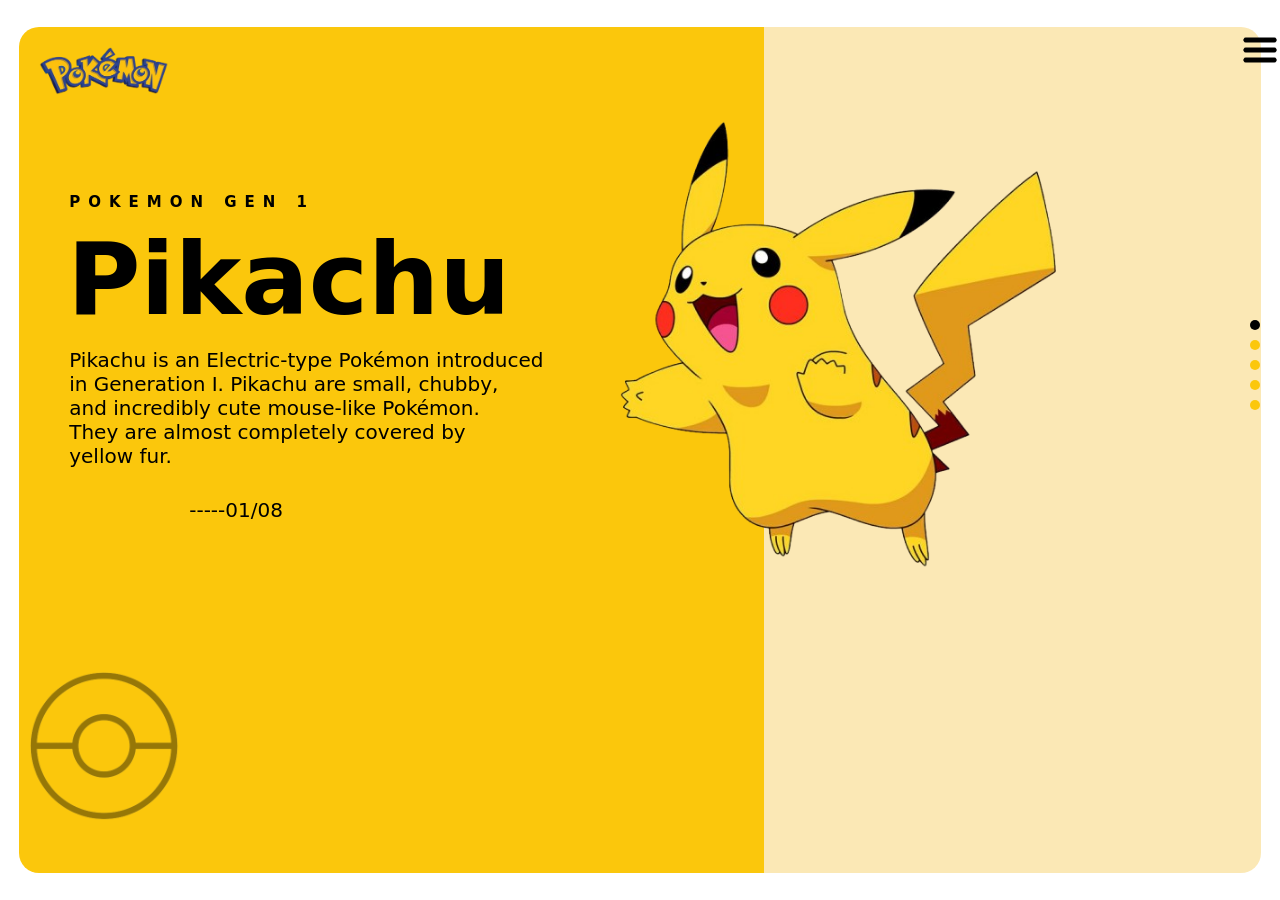
<file: A1_Assignment/index.html>
<!DOCTYPE html>
<html lang="en">
<head>
    <meta charset="UTF-8">
    <meta name="viewport" content="width=device-width, initial-scale=1.0">
    <title>Pikachu</title>
    <link rel="stylesheet" href="style.css">
</head>
<body>
    <div class="main-content">

        <img src="pokemon.png" alt="pokemon logo">
        <img src="pikachu.png" alt="pikachu" id="pikachu">

        <div class="text-area">
            <p class="sub-title">POKEMON GEN 1</p>
            <h1 class="title">Pikachu</h1>
            <p class="sub-text">
                Pikachu is an Electric-type Pokémon introduced <br> in Generation I. Pikachu are small, chubby, <br> and incredibly cute mouse-like Pokémon. <br>They are almost completely covered by <br> yellow fur.
            </p>
            <p class="num">-----01/08</p>
        </div>
        <img src="pokeball.png" alt="pokeball" id="pokeball">
        <img src="bar.png" alt="menu" id="menu">
        <div class="circle-main">
            <div class="circle" id="first-circle"></div>
            <div class="circle"></div>
            <div class="circle"></div>
            <div class="circle"></div>
            <div class="circle"></div>
        </div>
    </div>
</body>
</html>
</file>
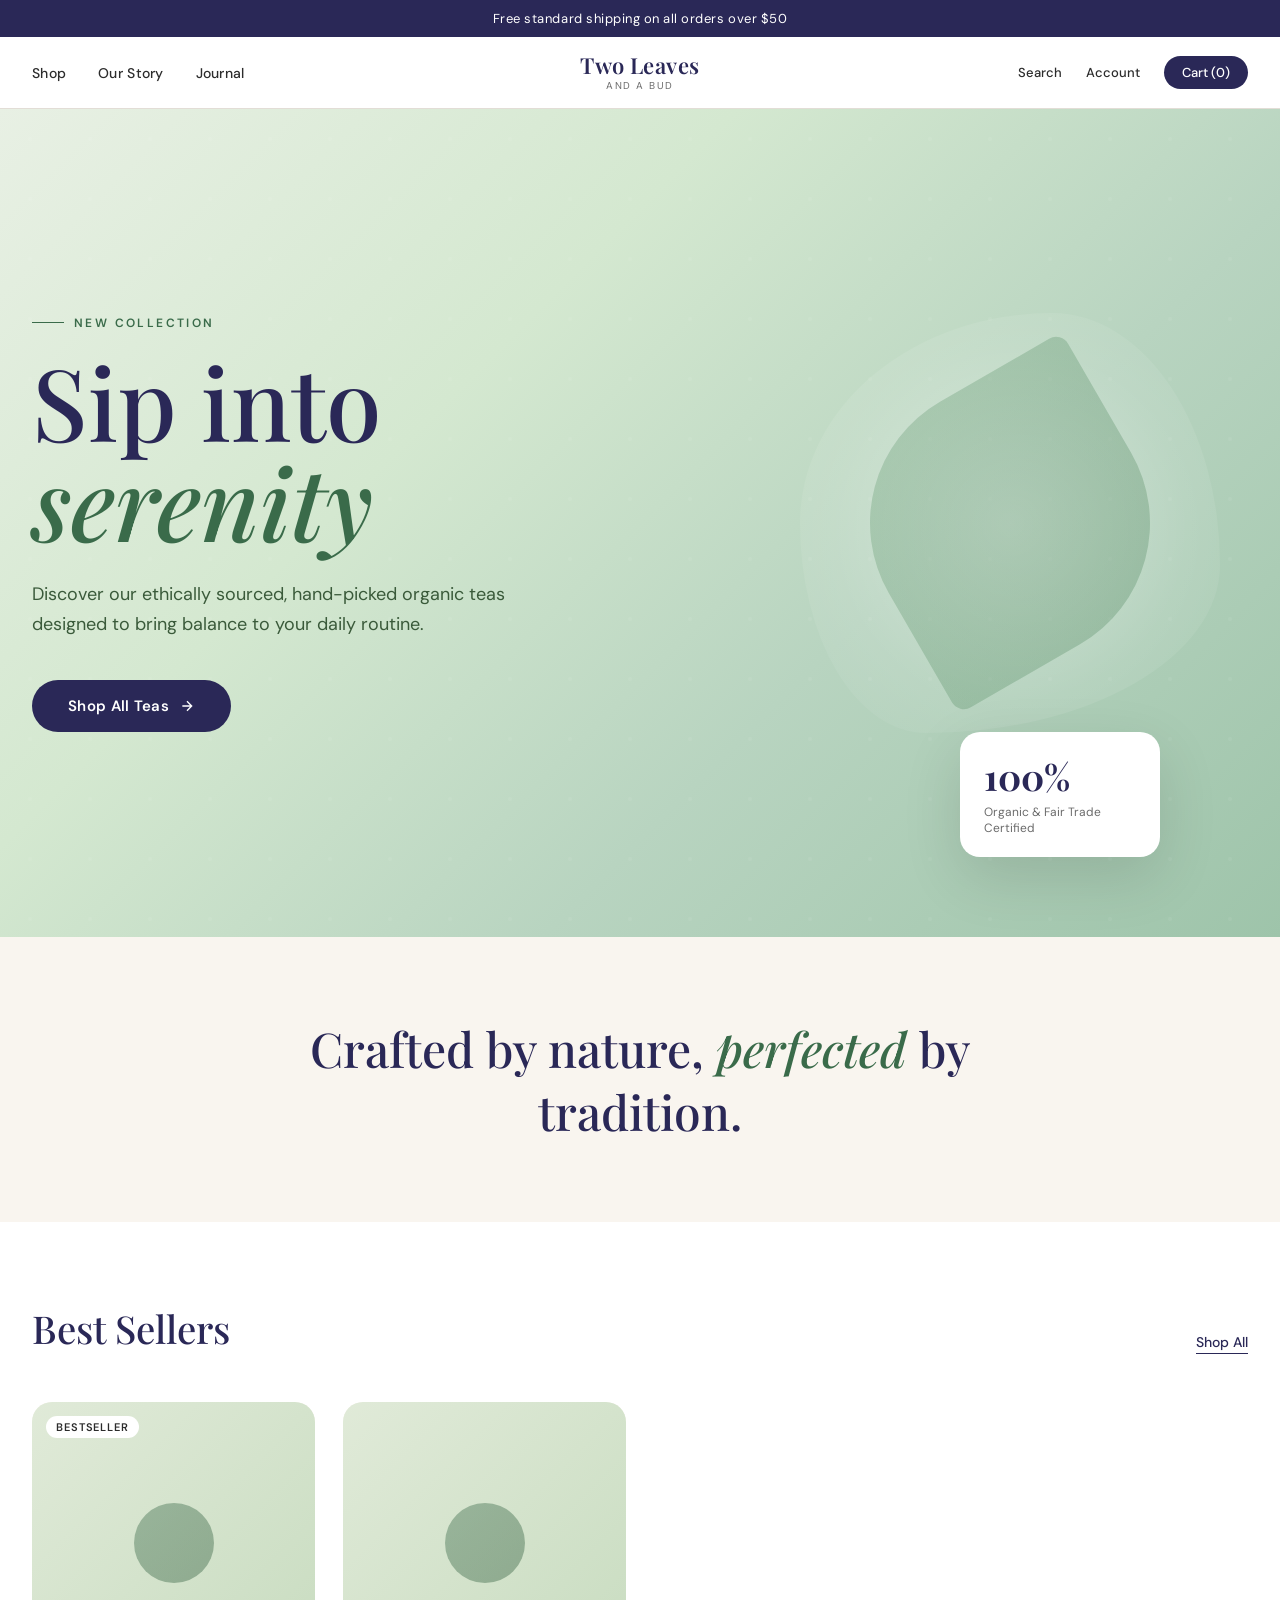
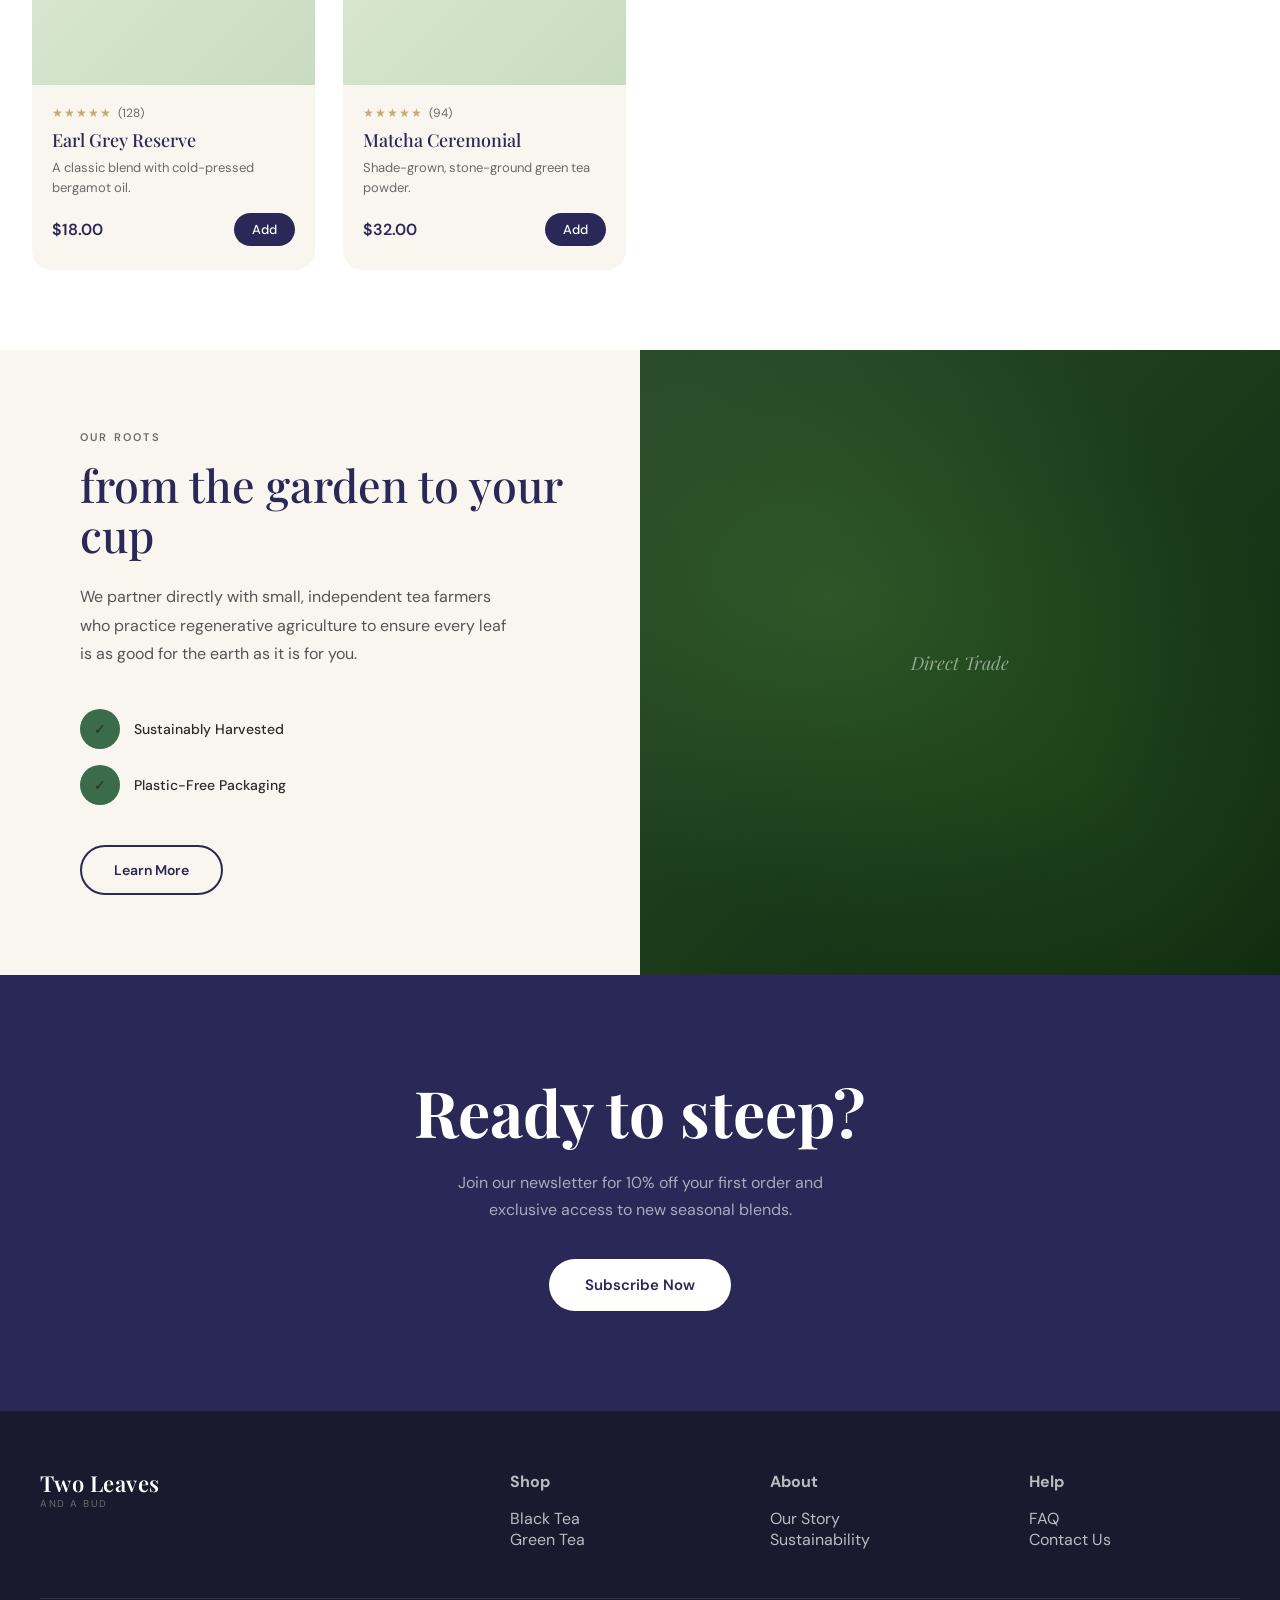
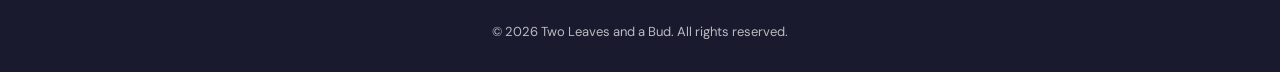
<file: Responsive_Task/index.html>
<!DOCTYPE html>
<html lang="en">
<head>
  <meta charset="UTF-8">
  <meta name="viewport" content="width=device-width, initial-scale=1.0">
  <title>Two Leaves and a Bud | Organic Tea</title>
  <link href="https://fonts.googleapis.com/css2?family=Playfair+Display:ital,wght@0,400;0,500;0,600;0,700;1,400;1,500;1,600&family=DM+Sans:wght@300;400;500;600&display=swap" rel="stylesheet">
  <link rel="stylesheet" href="style.css">
</head>
<body>

  <div class="announcement">
    Free standard shipping on all orders over $50
  </div>

  <header>
    <div class="header-inner">
      <nav class="nav-left">
        <a href="#">Shop</a>
        <a href="#">Our Story</a>
        <a href="#">Journal</a>
      </nav>
      
      <div class="logo">
        <div class="logo-text">Two Leaves</div>
        <div class="logo-sub">and a bud</div>
      </div>
      
      <nav class="nav-right">
        <a href="#">Search</a>
        <a href="#">Account</a>
        <a href="#" class="cart-btn">Cart (0)</a>
      </nav>
    </div>
  </header>

  <section class="hero">
    <div class="hero-content">
      <div class="hero-eyebrow">New Collection</div>
      <h1>Sip into <em>serenity</em></h1>
      <p class="hero-desc">Discover our ethically sourced, hand-picked organic teas designed to bring balance to your daily routine.</p>
      <a href="#" class="hero-cta">Shop All Teas <svg width="16" height="16" fill="none" stroke="currentColor" stroke-width="2" viewBox="0 0 24 24"><path d="M5 12h14M12 5l7 7-7 7"/></svg></a>
    </div>
    <div class="hero-visual">
      <div class="leaf-decoration">
        <div class="leaf-inner"></div>
      </div>
      <div class="hero-badge">
        <div class="hero-badge-num">100%</div>
        <div class="hero-badge-text">Organic & Fair Trade Certified</div>
      </div>
    </div>
  </section>

  <section class="tagline-section">
    <h2>Crafted by nature, <em>perfected</em> by tradition.</h2>
  </section>

  <section class="products-section">
    <div class="section-header">
      <h2 class="section-title">Best Sellers</h2>
      <a href="#" class="see-all">Shop All</a>
    </div>
    <div class="products-grid">
      <div class="product-card">
        <div class="product-img">
          <div class="product-tag">Bestseller</div>
          <div class="product-img-placeholder"></div>
        </div>
        <div class="product-info">
          <div class="product-rating">
            <span class="stars">★★★★★</span>
            <span class="rating-count">(128)</span>
          </div>
          <h3 class="product-name">Earl Grey Reserve</h3>
          <p class="product-desc">A classic blend with cold-pressed bergamot oil.</p>
          <div class="product-footer">
            <span class="product-price">$18.00</span>
            <button class="add-btn">Add</button>
          </div>
        </div>
      </div>
      
      <div class="product-card">
        <div class="product-img">
          <div class="product-img-placeholder"></div>
        </div>
        <div class="product-info">
          <div class="product-rating">
            <span class="stars">★★★★★</span>
            <span class="rating-count">(94)</span>
          </div>
          <h3 class="product-name">Matcha Ceremonial</h3>
          <p class="product-desc">Shade-grown, stone-ground green tea powder.</p>
          <div class="product-footer">
            <span class="product-price">$32.00</span>
            <button class="add-btn">Add</button>
          </div>
        </div>
      </div>
    </div>
  </section>

  <section class="origins-section">
    <div class="origins-content">
      <div class="origins-eyebrow">Our Roots</div>
      <h2>from the garden to your cup</h2>
      <p>We partner directly with small, independent tea farmers who practice regenerative agriculture to ensure every leaf is as good for the earth as it is for you.</p>
      <div class="values-list">
        <div class="value-item">
          <div class="value-icon">✓</div>
          Sustainably Harvested
        </div>
        <div class="value-item">
          <div class="value-icon">✓</div>
          Plastic-Free Packaging
        </div>
      </div>
      <a href="#" class="btn-outline">Learn More</a>
    </div>
    <div class="origins-image">
      <div class="forest-overlay"></div>
      <div class="forest-text">Direct Trade</div>
    </div>
  </section>

  <section class="closing-cta">
    <h2>Ready to steep?</h2>
    <p>Join our newsletter for 10% off your first order and exclusive access to new seasonal blends.</p>
    <a href="#" class="btn-white">Subscribe Now</a>
  </section>

  <footer>
    <div class="footer-top">
      <div>
        <div class="logo-text" style="color: white;">Two Leaves</div>
        <div class="logo-sub">and a bud</div>
      </div>
      <div>
        <h4 style="margin-bottom: 16px;">Shop</h4>
        <p>Black Tea</p>
        <p>Green Tea</p>
      </div>
      <div>
        <h4 style="margin-bottom: 16px;">About</h4>
        <p>Our Story</p>
        <p>Sustainability</p>
      </div>
      <div>
        <h4 style="margin-bottom: 16px;">Help</h4>
        <p>FAQ</p>
        <p>Contact Us</p>
      </div>
    </div>
    <div class="footer-bottom">
      <p>&copy; 2026 Two Leaves and a Bud. All rights reserved.</p>
    </div>
  </footer>

</body>
</html>
</file>
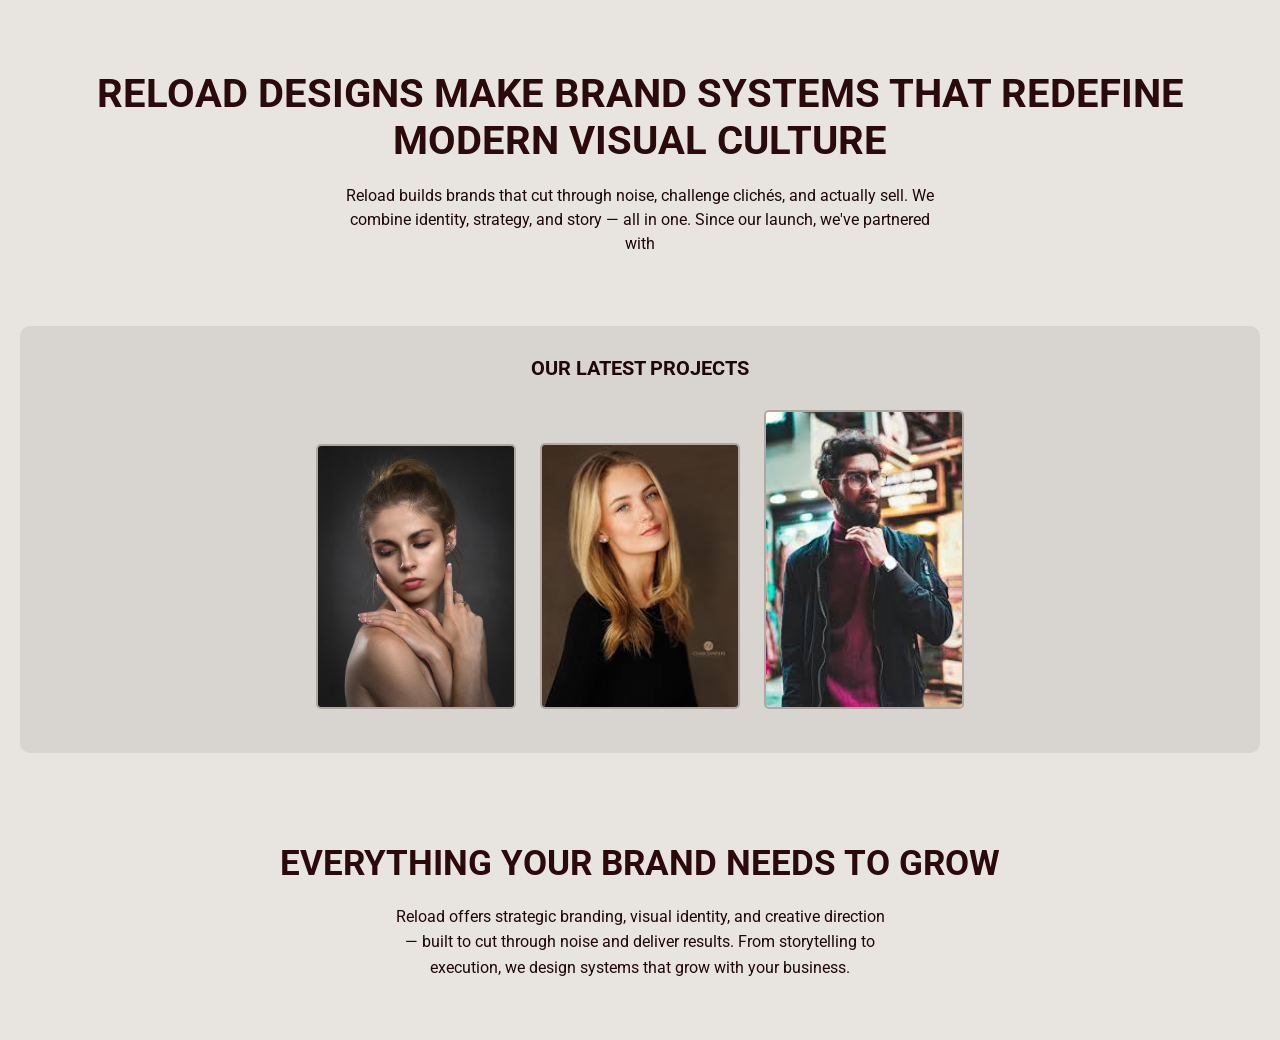
<file: A2_Assignment/A_2.1/index.html>
<!DOCTYPE html>
<html lang="en">
<head>
    <meta charset="UTF-8" />
    <meta name="viewport" content="width=device-width, initial-scale=1.0"/>
    <title>Reload Designs</title>
    <link href="https://fonts.googleapis.com/css2?family=Roboto:wght@400;700&display=swap" rel="stylesheet">
    <link rel="stylesheet" href="style.css">
</head>
<body>
    
    <div class="header-section">
        <h1>Reload Designs Make Brand Systems That Redefine Modern Visual Culture</h1>
        <p>
            Reload builds brands that cut through noise, challenge clichés, and actually sell.
            We combine identity, strategy, and story — all in one. Since our launch, we've partnered with
        </p>
    </div>

    <div class="projects-section">
        <h3>Our Latest Projects</h3>
        <div class="image-gallery">
            <img src="girl-3033718_640.jpg" alt="Project 1" width="200">
            <img src="images (1).jpg" alt="Project 2" width="200">
            <img src="images.jpg" alt="Project 3" width="200">
        </div>
    </div>

    <div class="about-section">
        <h2>Everything Your Brand Needs To Grow</h2>
        <p>
            Reload offers strategic branding, visual identity, and creative direction
            — built to cut through noise and deliver results. From storytelling to
            execution, we design systems that grow with your business.
        </p>
    </div>

</body>
</html>
</file>
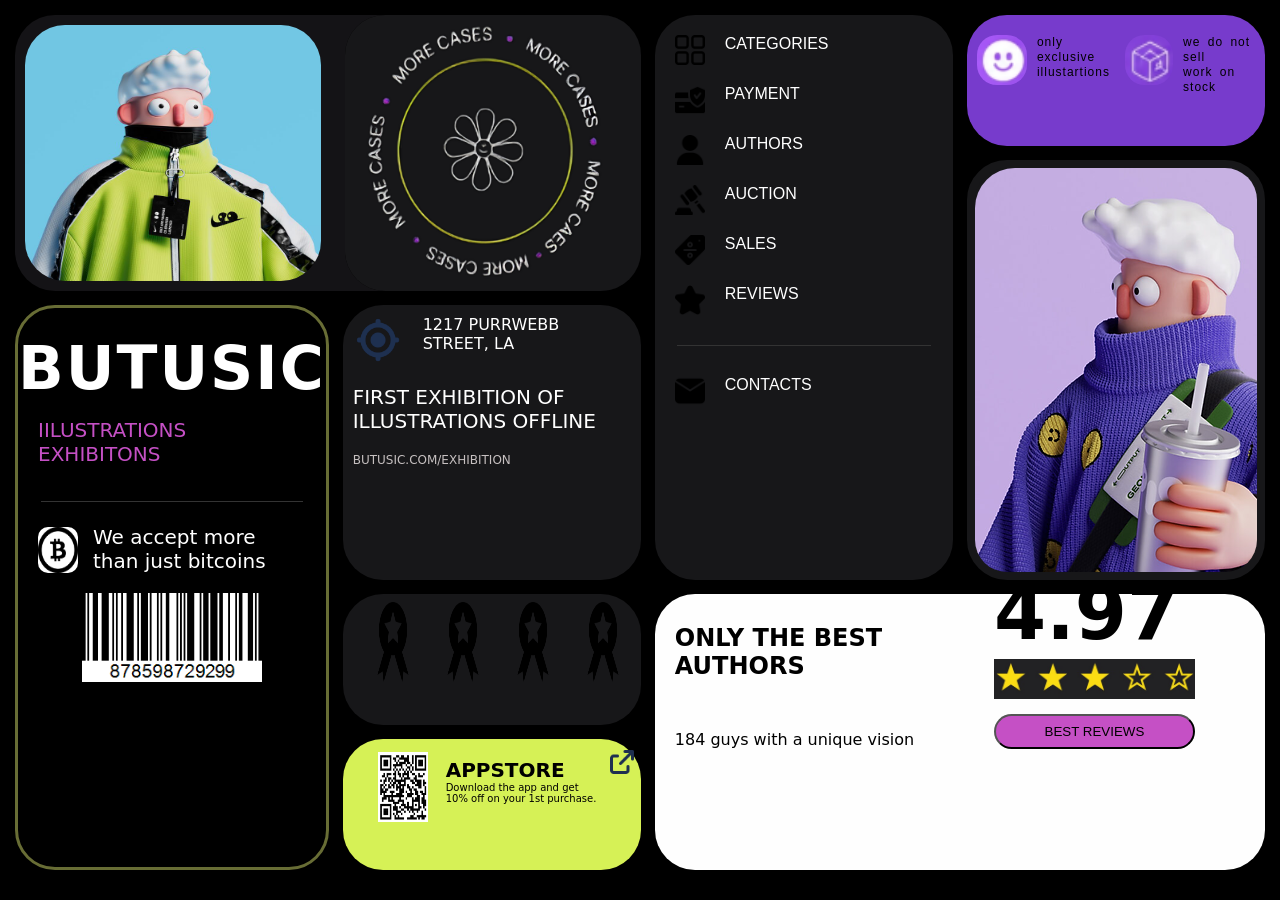
<file: A4_Assignment/A_4.1/index.html>
<!doctype html>
<html lang="en">
  <head>
    <meta charset="UTF-8" />
    <meta name="viewport" content="width=device-width, initial-scale=1.0" />
    <title>Document</title>
    <link rel="stylesheet" href="style.css" />
  </head>
  <body>
    <section class="container">
      <div class="purple-circle">
        <div class="char">
            <img src="dc5900e5f86e46bf934dea860f8758d1.jpg" alt="image">
        </div>
        <div class="circle">
            <img src="image_2026-05-14_005859337.png" alt="">
        </div>
      </div>
      <div class="butusic">
        <h1>BUTUSIC</h1>
        <p class="subhead">IILUSTRATIONS <br> EXHIBITONS</p>
        <div class="sep">
        </div>
        <div class="bit">
            <img src="images.png" alt="">
            <p class="bitcoin">We accept more <br> than just bitcoins</p>
        </div>
        <img class="barcode" src="barcode.png" alt="">
      </div>
      <div class="exhibition">
        <div class="location">
            <img src="location.png" alt="">
            <p>1217 PURRWEBB <br> STREET, LA</p>
        </div>
        <p id="title">FIRST EXHIBITION OF <br> ILLUSTRATIONS OFFLINE</p>
        <P id="link">BUTUSIC.COM/EXHIBITION</P>
      </div>
      <div class="badges">
        <img src="46386.png" alt="">
        <img src="46386.png" alt="">
        <img src="46386.png" alt="">
        <img src="46386.png" alt="">
      </div>
      <div class="app-store">
        <img src="qrcode_349137570_78c1a8d89cc631c77c3e1cafd05009ac.png" alt="">
        <div class="text">
            <h3>APPSTORE <img src="arrow-up-right-from-square-solid.png" alt=""></h3>
            <p>Download the app and get <br> 10% off on your 1st purchase.</p>
        </div>
      </div>
      <div class="menus">
        <div class="a">
          <img src="menu.png" alt="">
          <p class="options">CATEGORIES</p>
        </div>
        <div class="b">
          <img src="credit-card.png" alt="">
          <p class="options">PAYMENT</p>
        </div>
        <div class="c">
          <img src="user.png" alt="">
          <p class="options">AUTHORS</p>
        </div>
        <div class="d">
          <img src="mace.png" alt="">
          <p class="options">AUCTION</p>
        </div>
        <div class="e">
          <img src="tag.png" alt="">
          <p class="options">SALES</p>
        </div>
        <div class="f">
          <img src="star.png" alt="">
          <p class="options">REVIEWS</p>
        </div>
        <div class="seperator"></div>
        <div class="g">
          <img src="email.png" alt="">
          <p class="options">CONTACTS</p>
        </div>
      </div>
      <div class="authors">
        <div class="texts">
          <h1>ONLY THE BEST <br> AUTHORS</h1>
          <P class="subt">184 guys with a unique vision</P>
        </div>
        <div class="ratings">
          <h1>4.97</h1>
          <img src="5-Star-Rating-html-css.jpg" alt="">
          <button>BEST REVIEWS</button>
        </div>
      </div>
      <div class="illustration">
        <img src="ss1.png" alt="">
        <p>only exclusive <br> illustartions</p>
        <img src="ss2.png" alt="">
        <p>we do not sell <br> work on stock</p>
      </div>
      <div class="yellow-container">
        <img src="purple.png" alt="">
      </div>
    </section>
  </body>
</html>
</file>
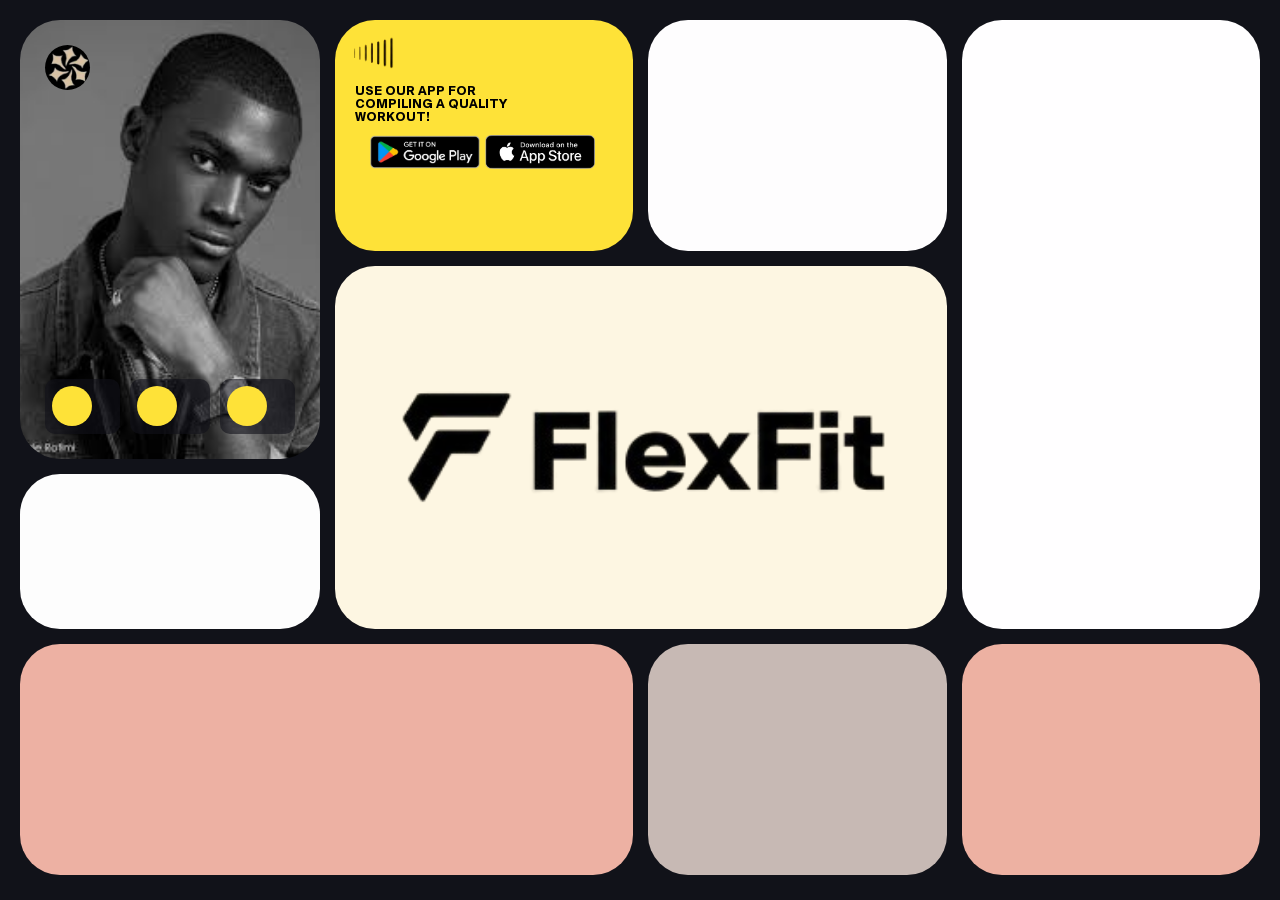
<file: A4_Assignment/A_4.2/index.html>
<!DOCTYPE html>
<html lang="en">
<head>
    <meta charset="UTF-8">
    <meta name="viewport" content="width=device-width, initial-scale=1.0">
    <title>Document</title>
    <link rel="stylesheet" href="style.css">
</head>
<body>
    <section class="container">
        <div class="excuse">
            <div class="circle">
                <img class="circleimg" src="circle.png" alt="">
            </div>
            <div class="exercises">
                <div class="ex1">
                    <div class="ex1c"></div>
                </div>
                <div class="ex2">
                    <div class="ex2c"></div>
                </div>
                <div class="ex1">
                    <div class="ex3c"></div>
                </div>
            </div>
        </div>
        <div class="goal"></div>
        <div class="girl"></div>
        <div class="playstore">
            <img id="playstoreimg1" src="play-logo.png" alt="">
            <p class="storep">USE OUR APP FOR<br>COMPILING A QUALITY<br>WORKOUT!</p>
            <div class="store">
                <img src="playstore.png" alt="">
                <img src="appstore.png" alt="">
            </div>
        </div>
        <div class="flexfit">
            <img id="flexfitimg" src="flexfit.png" alt="logo">
        </div>
        <div class="ropegirl"></div>
        <div class="intl"></div>
        <div class="strength"></div>
        <div class="signup"></div>
    </section>
</body>
</html>
</file>
<file: A1_Assignment/style.css>
*{
    margin: 0;
    padding: 0;
    box-sizing: border-box;
}

body {
    background-color: white;
    display: flex;
    justify-content: center;
    align-items: center;
    width: 100%vh;
    height: 100vh;
}

.main-content{
    height: 94%;
    width: 97%;
    background: linear-gradient(to right, rgb(251, 199, 12)60%, rgb(251, 232, 181)40%);
    border-radius: 20px;
    overflow: hidden;
}

.main-content img{
    position: relative;
    width: 150px;
    top: 10px;
    left: 10px;
    transition: transform 0.1s ease;
    cursor: pointer;
}

.main-content img:hover{
    transform: scale(1.2);
}

#pikachu{
    position: absolute;
    left: 615px;
    top: 120px ;
    width: 450px;
    transition: transform 0.1s ease;
    cursor: pointer;
}

#pikachu:hover{
    transform: scale(1.2);
}

.text-area{
    margin-left: 50px;
    margin-top: 90px;
    height: 60%;
    width: 43%;
}

.sub-title{
    font-family: system-ui, -apple-system, BlinkMacSystemFont, 'Segoe UI', Roboto, Oxygen, Ubuntu, Cantarell, 'Open Sans', 'Helvetica Neue', sans-serif;
    font-size: 15px;
    font-weight: 700;
    text-align: left;
    letter-spacing: 8px;
}


.title{
    margin-top: 10px;
    font-family: system-ui, -apple-system, BlinkMacSystemFont, 'Segoe UI', Roboto, Oxygen, Ubuntu, Cantarell, 'Open Sans', 'Helvetica Neue', sans-serif;
    font-size: 100px;
    margin-left: -2px;
}

.sub-text{
    font-family: system-ui, -apple-system, BlinkMacSystemFont, 'Segoe UI', Roboto, Oxygen, Ubuntu, Cantarell, 'Open Sans', 'Helvetica Neue', sans-serif;
    font-size: 20px;
    font-weight: 200;
    margin-top: 10px;
}

.num{
    font-family: system-ui, -apple-system, BlinkMacSystemFont, 'Segoe UI', Roboto, Oxygen, Ubuntu, Cantarell, 'Open Sans', 'Helvetica Neue', sans-serif;
    margin-left: 120px;
    margin-top: 30px;
    font-size: 20px;
    font-weight: 400;

}

#pokeball{
    margin-top: -40px;
    opacity: 0.40;
}

#menu{
    position: absolute;
    display: flex;
    flex-direction: column;
    top: 30px;
    left: 1240px;
    cursor: pointer;
    transition: transform 0.1s ease;
    width: 40px;
}

#menu:hover{
    transform: scale(1.2);
}

.circle-main{
    position: absolute;
    top: 320px;
    left: 1250px;
    display: flex;
    flex-direction: column;
    gap: 10px;
}

.circle-main .circle{
    height: 10px;
    width: 10px;
    background-color: rgb(251, 199, 12);
    border-radius: 100%;
}

.circle-main #first-circle{
    background-color: black;
}
</file>
<file: Responsive_Task/style.css>
*, *::before, *::after { box-sizing: border-box; margin: 0; padding: 0; }

:root {
  --navy: #2a2857;
  --cream: #f9f5ef;
  --green: #3a6b4a;
  --gold: #c8a96e;
  --text: #2c2c2c;
  --light-text: #6b6b6b;
  --white: #ffffff;
  --border: #e2ddd6;
}

html { scroll-behavior: smooth; }
body { font-family: 'DM Sans', sans-serif; color: var(--text); background: var(--white); overflow-x: hidden; }

a { text-decoration: none; color: inherit; }
img { max-width: 100%; display: block; }

.announcement {
  background: var(--navy);
  color: var(--white);
  text-align: center;
  padding: 10px 20px;
  font-size: 13px;
  letter-spacing: 0.04em;
  font-weight: 400;
}

header {
  position: sticky;
  top: 0;
  z-index: 100;
  background: var(--white);
  border-bottom: 1px solid var(--border);
}

.header-inner {
  max-width: 1400px;
  margin: 0 auto;
  display: grid;
  grid-template-columns: 1fr auto 1fr;
  align-items: center;
  padding: 16px 32px;
}

.nav-left { display: flex; gap: 32px; align-items: center; }
.nav-left a { font-size: 14px; font-weight: 500; letter-spacing: 0.02em; color: var(--text); transition: color 0.2s; }
.nav-left a:hover { color: var(--navy); }

.logo { text-align: center; }
.logo-text {
  font-family: 'Playfair Display', serif;
  font-size: 22px;
  font-weight: 600;
  color: var(--navy);
  letter-spacing: 0.02em;
  line-height: 1.1;
}
.logo-sub { font-size: 10px; letter-spacing: 0.15em; text-transform: uppercase; color: var(--light-text); margin-top: 2px; }

.nav-right { display: flex; gap: 24px; align-items: center; justify-content: flex-end; }
.nav-right a { font-size: 13px; font-weight: 500; color: var(--text); transition: color 0.2s; }
.nav-right a:hover { color: var(--navy); }

.cart-btn {
  background: var(--navy);
  color: var(--white) !important;
  padding: 8px 18px;
  border-radius: 100px;
  font-size: 13px !important;
  font-weight: 500;
  display: flex;
  align-items: center;
  gap: 6px;
  transition: background 0.2s !important;
}
.cart-btn:hover { background: #1e1c42 !important; }

.hero {
  position: relative;
  min-height: 92vh;
  background: linear-gradient(135deg, #e8f0e4 0%, #d4e8d0 35%, #b8d4c0 65%, #9ec4aa 100%);
  display: flex;
  align-items: center;
  overflow: hidden;
}

.hero::before {
  content: '';
  position: absolute;
  inset: 0;
  background: url("data:image/svg+xml,%3Csvg width='60' height='60' viewBox='0 0 60 60' xmlns='http://www.w3.org/2000/svg'%3E%3Cg fill='none' fill-rule='evenodd'%3E%3Cg fill='%23ffffff' fill-opacity='0.06'%3E%3Ccircle cx='30' cy='30' r='2'/%3E%3C/g%3E%3C/g%3E%3C/svg%3E");
}

.hero-content {
  position: relative;
  z-index: 2;
  max-width: 1400px;
  margin: 0 auto;
  padding: 80px 32px;
  width: 100%;
}

.hero-eyebrow {
  font-size: 12px;
  letter-spacing: 0.2em;
  text-transform: uppercase;
  color: var(--green);
  font-weight: 600;
  margin-bottom: 20px;
  display: flex;
  align-items: center;
  gap: 10px;
}
.hero-eyebrow::before { content: ''; display: block; width: 32px; height: 1px; background: var(--green); }

.hero h1 {
  font-family: 'Playfair Display', serif;
  font-size: clamp(52px, 8vw, 100px);
  font-weight: 500;
  color: var(--navy);
  line-height: 1.0;
  max-width: 700px;
  margin-bottom: 28px;
}

.hero h1 em { font-style: italic; color: var(--green); }

.hero-desc {
  font-size: 18px;
  color: #3a5a3a;
  max-width: 480px;
  line-height: 1.7;
  margin-bottom: 40px;
}

.hero-cta {
  display: inline-flex;
  align-items: center;
  gap: 10px;
  background: var(--navy);
  color: var(--white);
  padding: 16px 36px;
  border-radius: 100px;
  font-size: 15px;
  font-weight: 600;
  letter-spacing: 0.02em;
  transition: background 0.2s, transform 0.2s;
}
.hero-cta:hover { background: #1e1c42; transform: translateY(-1px); }
.hero-cta svg { transition: transform 0.2s; }
.hero-cta:hover svg { transform: translateX(4px); }

.hero-visual {
  position: absolute;
  right: 0;
  top: 0;
  bottom: 0;
  width: 50%;
  overflow: hidden;
}

.leaf-decoration {
  position: absolute;
  right: 60px;
  top: 50%;
  transform: translateY(-50%);
  width: 420px;
  height: 420px;
  background: radial-gradient(ellipse at center, rgba(255,255,255,0.4) 0%, rgba(255,255,255,0.1) 60%, transparent 100%);
  border-radius: 60% 40% 70% 30% / 50% 60% 40% 50%;
  display: flex;
  align-items: center;
  justify-content: center;
}

.leaf-inner {
  width: 280px;
  height: 280px;
  background: linear-gradient(135deg, #4a8a5a 0%, #2d6b3c 100%);
  border-radius: 50% 5% 50% 5%;
  transform: rotate(-30deg);
  opacity: 0.25;
}

.hero-badge {
  position: absolute;
  right: 120px;
  bottom: 80px;
  background: var(--white);
  border-radius: 20px;
  padding: 20px 24px;
  box-shadow: 0 20px 60px rgba(0,0,0,0.12);
  max-width: 200px;
}
.hero-badge-num { font-family: 'Playfair Display', serif; font-size: 36px; font-weight: 700; color: var(--navy); }
.hero-badge-text { font-size: 12px; color: var(--light-text); margin-top: 4px; line-height: 1.4; }

.tagline-section {
  background: var(--cream);
  padding: 80px 32px;
  text-align: center;
}

.tagline-section h2 {
  font-family: 'Playfair Display', serif;
  font-size: clamp(28px, 4vw, 48px);
  font-weight: 500;
  color: var(--navy);
  max-width: 680px;
  margin: 0 auto;
  line-height: 1.3;
}

.tagline-section h2 em { font-style: italic; color: var(--green); }

.section-eyebrow {
  font-size: 11px;
  letter-spacing: 0.2em;
  text-transform: uppercase;
  color: var(--light-text);
  font-weight: 600;
  text-align: center;
  margin-bottom: 16px;
}

.products-section {
  padding: 80px 32px;
  max-width: 1400px;
  margin: 0 auto;
}

.section-header {
  display: flex;
  justify-content: space-between;
  align-items: flex-end;
  margin-bottom: 48px;
}

.section-title {
  font-family: 'Playfair Display', serif;
  font-size: clamp(28px, 3vw, 42px);
  font-weight: 500;
  color: var(--navy);
}

.see-all {
  font-size: 14px;
  font-weight: 500;
  color: var(--navy);
  display: flex;
  align-items: center;
  gap: 6px;
  border-bottom: 1px solid var(--navy);
  padding-bottom: 2px;
  transition: opacity 0.2s;
}
.see-all:hover { opacity: 0.7; }

.products-grid {
  display: grid;
  grid-template-columns: repeat(auto-fill, minmax(260px, 1fr));
  gap: 28px;
}

.product-card {
  background: var(--cream);
  border-radius: 20px;
  overflow: hidden;
  transition: transform 0.25s, box-shadow 0.25s;
  cursor: pointer;
}
.product-card:hover { transform: translateY(-6px); box-shadow: 0 24px 60px rgba(0,0,0,0.10); }

.product-img {
  aspect-ratio: 1;
  background: linear-gradient(135deg, #e0ead8 0%, #c8dcc0 100%);
  display: flex;
  align-items: center;
  justify-content: center;
  position: relative;
  overflow: hidden;
}

.product-img-placeholder {
  width: 80px;
  height: 80px;
  background: linear-gradient(135deg, var(--green), #2d5a3a);
  border-radius: 50%;
  opacity: 0.4;
}

.product-tag {
  position: absolute;
  top: 14px;
  left: 14px;
  background: var(--white);
  color: var(--text);
  font-size: 11px;
  font-weight: 600;
  letter-spacing: 0.08em;
  text-transform: uppercase;
  padding: 4px 10px;
  border-radius: 100px;
}

.product-info { padding: 20px 20px 24px; }

.product-rating {
  display: flex;
  align-items: center;
  gap: 6px;
  margin-bottom: 8px;
}
.stars { color: var(--gold); font-size: 12px; letter-spacing: 1px; }
.rating-count { font-size: 12px; color: var(--light-text); }

.product-name {
  font-family: 'Playfair Display', serif;
  font-size: 18px;
  font-weight: 500;
  color: var(--navy);
  margin-bottom: 6px;
  line-height: 1.3;
}

.product-desc {
  font-size: 13px;
  color: var(--light-text);
  line-height: 1.5;
  margin-bottom: 16px;
}

.product-footer {
  display: flex;
  align-items: center;
  justify-content: space-between;
}

.product-price { font-size: 16px; font-weight: 600; color: var(--navy); }

.add-btn {
  background: var(--navy);
  color: var(--white);
  border: none;
  border-radius: 100px;
  padding: 8px 18px;
  font-size: 13px;
  font-weight: 500;
  cursor: pointer;
  transition: background 0.2s;
  font-family: 'DM Sans', sans-serif;
}
.add-btn:hover { background: #1e1c42; }

.discover-section {
  background: var(--navy);
  padding: 80px 32px;
  text-align: center;
}

.discover-section h2 {
  font-family: 'Playfair Display', serif;
  font-size: clamp(28px, 4vw, 46px);
  color: var(--white);
  max-width: 600px;
  margin: 0 auto 16px;
  line-height: 1.3;
}
.discover-section h2 em { font-style: italic; color: #a8c8a0; }

.discover-sub {
  font-size: 14px;
  color: rgba(255,255,255,0.6);
  margin-bottom: 40px;
  letter-spacing: 0.04em;
}

.vibe-tags {
  display: flex;
  flex-wrap: wrap;
  gap: 10px;
  justify-content: center;
  max-width: 860px;
  margin: 0 auto;
}

.vibe-tag {
  background: rgba(255,255,255,0.1);
  color: var(--white);
  border: 1px solid rgba(255,255,255,0.2);
  border-radius: 100px;
  padding: 10px 20px;
  font-size: 14px;
  font-weight: 400;
  cursor: pointer;
  transition: background 0.2s, border-color 0.2s;
}
.vibe-tag:hover { background: rgba(255,255,255,0.2); border-color: rgba(255,255,255,0.4); }
.vibe-tag.active { background: var(--white); color: var(--navy); border-color: var(--white); }

.origins-section {
  display: grid;
  grid-template-columns: 1fr 1fr;
  min-height: 560px;
}

.origins-content {
  background: var(--cream);
  padding: 80px 64px 80px 80px;
  display: flex;
  flex-direction: column;
  justify-content: center;
}

.origins-eyebrow {
  font-size: 11px;
  letter-spacing: 0.2em;
  text-transform: uppercase;
  color: var(--light-text);
  font-weight: 600;
  margin-bottom: 16px;
}

.origins-content h2 {
  font-family: 'Playfair Display', serif;
  font-size: clamp(32px, 3.5vw, 48px);
  font-weight: 500;
  color: var(--navy);
  line-height: 1.1;
  margin-bottom: 24px;
  text-transform: lowercase;
}

.origins-content p {
  font-size: 16px;
  color: #555;
  line-height: 1.8;
  max-width: 440px;
  margin-bottom: 40px;
}

.values-list {
  display: flex;
  flex-direction: column;
  gap: 16px;
  margin-bottom: 40px;
}

.value-item {
  display: flex;
  align-items: center;
  gap: 14px;
  font-size: 14px;
  font-weight: 500;
  color: var(--text);
}

.value-icon {
  width: 40px;
  height: 40px;
  background: var(--green);
  border-radius: 50%;
  display: flex;
  align-items: center;
  justify-content: center;
  flex-shrink: 0;
}

.value-icon svg { color: var(--white); }

.btn-outline {
  display: inline-flex;
  align-items: center;
  gap: 8px;
  border: 2px solid var(--navy);
  color: var(--navy);
  padding: 14px 32px;
  border-radius: 100px;
  font-size: 14px;
  font-weight: 600;
  transition: background 0.2s, color 0.2s;
  width: fit-content;
}
.btn-outline:hover { background: var(--navy); color: var(--white); }

.origins-image {
  background: linear-gradient(135deg, #2a4a2a 0%, #1a3a1a 50%, #0f2a0f 100%);
  position: relative;
  overflow: hidden;
  display: flex;
  align-items: center;
  justify-content: center;
}

.forest-overlay {
  position: absolute;
  inset: 0;
  background:
    radial-gradient(ellipse at 30% 40%, rgba(80,140,60,0.3) 0%, transparent 60%),
    radial-gradient(ellipse at 70% 70%, rgba(40,80,30,0.4) 0%, transparent 50%);
}

.forest-text {
  position: relative;
  z-index: 2;
  text-align: center;
  color: rgba(255,255,255,0.5);
  font-family: 'Playfair Display', serif;
  font-size: 18px;
  font-style: italic;
}

.reviews-section {
  padding: 80px 32px;
  background: var(--white);
  text-align: center;
}

.reviews-section h2 {
  font-family: 'Playfair Display', serif;
  font-size: clamp(28px, 4vw, 46px);
  color: var(--navy);
  max-width: 600px;
  margin: 0 auto 48px;
  line-height: 1.3;
}
.reviews-section h2 em { font-style: italic; color: var(--green); }

.reviews-grid {
  display: grid;
  grid-template-columns: repeat(auto-fill, minmax(280px, 1fr));
  gap: 24px;
  max-width: 1200px;
  margin: 0 auto;
  text-align: left;
}

.review-card {
  background: var(--cream);
  border-radius: 20px;
  padding: 28px;
  transition: transform 0.2s;
}
.review-card:hover { transform: translateY(-3px); }

.review-stars { color: var(--gold); font-size: 14px; letter-spacing: 2px; margin-bottom: 14px; }

.review-text {
  font-size: 15px;
  line-height: 1.7;
  color: var(--text);
  margin-bottom: 20px;
  font-style: italic;
}

.reviewer {
  display: flex;
  align-items: center;
  gap: 12px;
}

.reviewer-avatar {
  width: 42px;
  height: 42px;
  border-radius: 50%;
  background: linear-gradient(135deg, var(--green), #1a4a2a);
  display: flex;
  align-items: center;
  justify-content: center;
  color: var(--white);
  font-weight: 700;
  font-size: 15px;
  flex-shrink: 0;
}

.reviewer-name { font-size: 14px; font-weight: 600; color: var(--navy); }
.reviewer-product { font-size: 12px; color: var(--light-text); margin-top: 2px; }

.wholesale-banner {
  background: linear-gradient(135deg, #1a2a1a 0%, #2a4a2a 50%, #1e3a1e 100%);
  padding: 80px 32px;
  text-align: center;
  position: relative;
  overflow: hidden;
}

.wholesale-banner::before {
  content: '';
  position: absolute;
  inset: 0;
  background: radial-gradient(ellipse at 50% 50%, rgba(255,255,255,0.05) 0%, transparent 70%);
}

.wholesale-banner h2 {
  font-family: 'Playfair Display', serif;
  font-size: clamp(28px, 4vw, 52px);
  color: var(--white);
  position: relative;
  margin-bottom: 20px;
  line-height: 1.2;
}

.wholesale-banner p {
  font-size: 16px;
  color: rgba(255,255,255,0.7);
  max-width: 520px;
  margin: 0 auto 36px;
  line-height: 1.7;
  position: relative;
}

.btn-white {
  display: inline-flex;
  align-items: center;
  gap: 8px;
  background: var(--white);
  color: var(--navy);
  padding: 16px 36px;
  border-radius: 100px;
  font-size: 15px;
  font-weight: 600;
  position: relative;
  transition: opacity 0.2s, transform 0.2s;
}
.btn-white:hover { opacity: 0.92; transform: translateY(-2px); }

.lattes-section {
  padding: 80px 32px;
  background: var(--cream);
}

.lattes-inner { max-width: 1400px; margin: 0 auto; }

.lattes-header { text-align: center; margin-bottom: 56px; }
.lattes-header h2 { font-family: 'Playfair Display', serif; font-size: clamp(28px, 4vw, 46px); color: var(--navy); margin-bottom: 10px; }
.lattes-header p { font-size: 16px; color: var(--light-text); font-style: italic; }

.lattes-grid {
  display: grid;
  grid-template-columns: repeat(5, 1fr);
  gap: 20px;
}

.latte-card {
  background: var(--white);
  border-radius: 24px;
  overflow: hidden;
  text-align: center;
  transition: transform 0.25s, box-shadow 0.25s;
  cursor: pointer;
}
.latte-card:hover { transform: translateY(-6px); box-shadow: 0 20px 50px rgba(0,0,0,0.10); }

.latte-img {
  aspect-ratio: 3/4;
  background: linear-gradient(180deg, #e0ead8 0%, #c0d4b8 100%);
  display: flex;
  align-items: flex-end;
  justify-content: center;
  padding-bottom: 20px;
  position: relative;
}

.latte-cup {
  width: 70px;
  height: 90px;
  background: linear-gradient(180deg, #f0ead8 0%, #d8c8a8 100%);
  border-radius: 8px 8px 16px 16px;
  position: relative;
}
.latte-cup::before {
  content: '';
  position: absolute;
  top: 10px;
  left: 50%;
  transform: translateX(-50%);
  width: 40px;
  height: 8px;
  border-radius: 50%;
  background: rgba(0,0,0,0.1);
}

.latte-brand {
  font-size: 10px;
  letter-spacing: 0.15em;
  text-transform: uppercase;
  color: var(--light-text);
  font-weight: 600;
  margin-bottom: 4px;
}

.latte-info { padding: 18px 16px 22px; }

.latte-name { font-family: 'Playfair Display', serif; font-size: 17px; font-weight: 500; color: var(--navy); margin-bottom: 8px; line-height: 1.2; }

.latte-desc { font-size: 12px; color: var(--light-text); line-height: 1.5; margin-bottom: 14px; }

.latte-cta {
  display: inline-block;
  font-size: 13px;
  font-weight: 600;
  color: var(--green);
  border-bottom: 1px solid var(--green);
  transition: opacity 0.2s;
}
.latte-cta:hover { opacity: 0.7; }

.journal-section {
  padding: 80px 32px;
  max-width: 1400px;
  margin: 0 auto;
}

.journal-section h2 {
  font-family: 'Playfair Display', serif;
  font-size: clamp(28px, 4vw, 46px);
  color: var(--navy);
  max-width: 600px;
  margin: 0 auto 48px;
  text-align: center;
  line-height: 1.3;
}
.journal-section h2 em { font-style: italic; color: var(--green); }

.journal-grid {
  display: grid;
  grid-template-columns: repeat(auto-fill, minmax(260px, 1fr));
  gap: 24px;
}

.journal-card {
  background: var(--cream);
  border-radius: 20px;
  overflow: hidden;
  cursor: pointer;
  transition: transform 0.2s;
}
.journal-card:hover { transform: translateY(-4px); }

.journal-img {
  aspect-ratio: 4/3;
  background: linear-gradient(135deg, #c8dcc0, #9ab8a0);
  display: flex;
  align-items: center;
  justify-content: center;
}

.journal-img-icon {
  font-size: 40px;
  opacity: 0.5;
}

.journal-info { padding: 20px; }

.journal-category {
  font-size: 11px;
  letter-spacing: 0.15em;
  text-transform: uppercase;
  color: var(--green);
  font-weight: 600;
  margin-bottom: 8px;
}

.journal-title {
  font-family: 'Playfair Display', serif;
  font-size: 17px;
  font-weight: 500;
  color: var(--navy);
  line-height: 1.3;
}

.journal-more {
  text-align: center;
  margin-top: 40px;
}

.closing-cta {
  background: var(--navy);
  padding: 100px 32px;
  text-align: center;
}

.closing-cta h2 {
  font-family: 'Playfair Display', serif;
  font-size: clamp(32px, 5vw, 64px);
  color: var(--white);
  line-height: 1.15;
  max-width: 600px;
  margin: 0 auto 20px;
}

.closing-cta p {
  font-size: 16px;
  color: rgba(255,255,255,0.6);
  max-width: 400px;
  margin: 0 auto 36px;
  line-height: 1.7;
}

footer {
  background: #1a1a2e;
  color: rgba(255,255,255,0.7);
  padding: 60px 32px 32px;
}

.footer-top {
  max-width: 1200px;
  margin: 0 auto;
  display: grid;
  grid-template-columns: 2fr 1fr 1fr 1fr;
  gap: 48px;
  padding-bottom: 48px;
  border-bottom: 1px solid rgba(255,255,255,0.1);
}

.footer-bottom {
  max-width: 1200px;
  margin: 24px auto 0;
  text-align: center;
  font-size: 13px;
}
</file>
<file: A2_Assignment/A_2.1/style.css>
/* Basic reset that beginners learn early on */
* {
    box-sizing: border-box;
    margin: 0;
    padding: 0;
}

body {
    background-color: #e8e4df;
    color: #1e0808;
    font-family: 'Roboto', sans-serif;
    padding: 20px;
}

/* Header Section */
.header-section {
    text-align: center;
    padding-top: 50px;
    padding-bottom: 50px;
}

.header-section h1 {
    font-size: 40px;
    color: #2a0a0a;
    text-transform: uppercase;
    margin-bottom: 20px;
}

.header-section p {
    font-size: 16px;
    line-height: 1.5;
    max-width: 600px;
    margin: 0 auto; /* This centers the paragraph */
}

/* Projects Section */
.projects-section {
    background-color: #d8d4d0;
    padding: 30px;
    margin-top: 20px;
    margin-bottom: 50px;
    border-radius: 10px;
    text-align: center;
}

.projects-section h3 {
    font-size: 20px;
    text-transform: uppercase;
    margin-bottom: 20px;
}

.image-gallery img {
    margin: 10px;
    border-radius: 5px;
    border: 2px solid #b0a8a0;
}

/* About Section */
.about-section {
    text-align: center;
    padding: 40px;
}

.about-section h2 {
    font-size: 35px;
    color: #2a0a0a;
    text-transform: uppercase;
    margin-bottom: 20px;
}

.about-section p {
    font-size: 16px;
    line-height: 1.6;
    max-width: 500px;
    margin: 0 auto;
}
</file>
<file: A4_Assignment/A_4.1/style.css>
*{
    margin: 0;
    padding: 0;
}

body{
background-color: black;

}

.container {
    display:grid;

    gap: 14px;
    grid-template-columns: repeat(4, 1fr);

    grid-template-rows: repeat(6, 1fr);

    grid-template-areas: 
    "purple-circle purple-circle menus illustration"
    "purple-circle purple-circle menus yellow-container"
    "butusic       exhibition    menus yellow-container"
    "butusic       exhibition    menus yellow-container"
    "butusic       badges        authors authors"
    "butusic       app-store     authors authors";

    height: 95vh;
    margin: 15px;
    overflow: hidden;
    min-width: 0;
    min-height: 0;
}  

.purple-circle{
    display: flex;
    grid-area: purple-circle;
    gap: 14px;
    border-radius: 40px;
    background-color: #141316;
}

.char{
    border-radius: 40px;
    background-color: blueviolet;
    flex: 1;
    overflow: hidden;
    height: auto;
    width: 50%;
    margin: 10px;
}

.char img{
    width: 100%;
    height:100%;
}

.circle{
    border-radius: 40px;
    flex: 1;
    background-color: rgb(0, 0, 0);
    height: auto;
    width: 50%;
}

.circle img{
    border-radius: 40px;
    height: 100%;
    width: 100%;
    background-color: #171719;
}

.butusic{
    grid-area: butusic;
    background-color: black;
    border-radius: 40px;
    border: #686D35 solid;
    display: flex;
    flex-direction: column;
    justify-content: top;
}

.butusic h1{
    color: white;
    font-family: system-ui, -apple-system, BlinkMacSystemFont, 'Segoe UI', Roboto, Oxygen, Ubuntu, Cantarell, 'Open Sans', 'Helvetica Neue', sans-serif;
    font-size: 60px;
    line-height: 100px;
    letter-spacing: 2px;
    margin-top: 10px;
    text-align: center;
    font-weight: 700;
}

.subhead{
    color: #c550c5;
    font-family: system-ui, -apple-system, BlinkMacSystemFont, 'Segoe UI', Roboto, Oxygen, Ubuntu, Cantarell, 'Open Sans', 'Helvetica Neue', sans-serif;
    margin-left: 20px;
    font-size: 20px;
}

.sep{
    border: none;
    border-top: 1px solid #333333; /* Faint gray line */
    width: 85%;
    margin: 35px auto;
} 

.bit{
    display: flex;
}

.bit img{
    width: 40px;
    border-radius: 10px;
    margin-left: 20px;
    margin-top: -10px;
}

.bitcoin{
    font-size: 20px;
    color: white;
    font-family: system-ui, -apple-system, BlinkMacSystemFont, 'Segoe UI', Roboto, Oxygen, Ubuntu, Cantarell, 'Open Sans', 'Helvetica Neue', sans-serif;
    margin-left: 15px;
    margin-top: -12px;
}

.barcode{
    width: 180px;
    margin: 20px auto;
}

.exhibition{
    grid-area: exhibition;
    border-radius: 40px;
    background-color: #171719;
    display: flex;
    flex-direction: column;
}

.location{
    display: flex;
    flex-direction: row;
}

.location img{
    width: 50px;
    margin: 10px;
}

.location p{
    color: white;
    font-family: system-ui, -apple-system, BlinkMacSystemFont, 'Segoe UI', Roboto, Oxygen, Ubuntu, Cantarell, 'Open Sans', 'Helvetica Neue', sans-serif;
    margin: 10px;
}

#title{
    margin: 10px;
    color: white;
    font-family: system-ui, -apple-system, BlinkMacSystemFont, 'Segoe UI', Roboto, Oxygen, Ubuntu, Cantarell, 'Open Sans', 'Helvetica Neue', sans-serif;
    font-size: 20px;
}

#link{
    margin: 10px;
    color: rgb(198, 192, 192);
    font-family: system-ui, -apple-system, BlinkMacSystemFont, 'Segoe UI', Roboto, Oxygen, Ubuntu, Cantarell, 'Open Sans', 'Helvetica Neue', sans-serif;
    font-size: 12px;
}

.badges{
    grid-area: badges;
    border-radius: 40px;
    background-color: #171719;
    display: flex;
}

.badges img{
    width: 40px;
    height: 80px;
    margin-top: 8px;
    margin-left: 30px;
}

.app-store{
    grid-area: app-store;
    background-color: #D6F156;
    border-radius: 40px;
    display: flex;
}

.app-store img{
    width: 50px;
    height: 70px;
    margin-left: 35px;
    margin-top: 13px;
}

.text{
    display: flex;
    flex-direction: column;
    margin-left: 18px;
    margin-top: -5px;
}

.text h3{
    font-size: 20px;
    font-family: system-ui, -apple-system, BlinkMacSystemFont, 'Segoe UI', Roboto, Oxygen, Ubuntu, Cantarell, 'Open Sans', 'Helvetica Neue', sans-serif;
    color: rgb(0, 0, 0);
}

.text img{
    width: 30px;
    height: 30px;
}

.text p{
    font-size: 10px;
    font-family: system-ui, -apple-system, BlinkMacSystemFont, 'Segoe UI', Roboto, Oxygen, Ubuntu, Cantarell, 'Open Sans', 'Helvetica Neue', sans-serif;
    color: rgb(0, 0, 0);
}

.menus{
    grid-area: menus;
    border-radius: 40px;
    background-color: #171719;
    display: flex;
    flex-direction: column;
    gap: 20px;
}

.menus img{
    height: 30px;
    width: 30px;
    margin-left: 20px;
}

.a{
    margin-top: 20px;
}

.a, .b, .c, .d, .e, .f ,.g{
    display: flex;
    font-family: sans-serif;
}

.seperator{
    border: none;
    border-top: 1px solid #333333; /* Faint gray line */
    width: 85%;
    margin: 10px auto;
}

.g{
    margin-top: 5x;
}

.options{
    margin-left: 20px;
    color: white;
}

.authors{
    grid-area: authors;
    border-radius: 40px;
    background-color: #FEFEFE;
    display: flex;
    flex-direction: row;
    gap: 80px ;
}

.texts{
    display: flex;
    flex-direction: column;
    font-family: system-ui, -apple-system, BlinkMacSystemFont, 'Segoe UI', Roboto, Oxygen, Ubuntu, Cantarell, 'Open Sans', 'Helvetica Neue', sans-serif;
    font-weight: 200;
    margin-top: 30px;
    margin-left: 20px;
}

.subt{
    margin-top: 50px;
    ;
}

.ratings{
    display: flex;
    flex-direction: column;
    font-family: system-ui, -apple-system, BlinkMacSystemFont, 'Segoe UI', Roboto, Oxygen, Ubuntu, Cantarell, 'Open Sans', 'Helvetica Neue', sans-serif;
    font-size: 50px;
    margin-top: -25px;
}

.ratings img{
    height: 40px;
    width: auto;
    margin-top: 2px;
}

button{
    margin-top: 15px;
    border-radius: 40px;
    height: 35px;
    background-color: #c550c5;
}

.illustration{
    grid-area: illustration;
    border-radius: 40px;
    background: linear-gradient(#773BCC, #773BCC);
    display: flex;
    flex-direction: row;
}

.illustration img{
    height: 50px;
    width: 50px;
    margin-left: 10px;
    margin-top: 20px;
    border-radius: 40%;
}

.illustration p{
    margin-left: 10px;
    margin-top: 20px;
    font-family: sans-serif;
    font-size: 12px;
    word-spacing: 3px;
    letter-spacing: 1px;
    line-height: 15px;
}

.yellow-container{
    grid-area: yellow-container;
    background-color: #171719;
    border-radius: 40px;
    border: 8px #171719 solid;
    overflow: hidden;
    flex: 1;
    height: auto;
}

.yellow-container img{
    border-radius: 40px;
}
</file>
<file: A4_Assignment/A_4.2/style.css>
*{
    margin: 0;
    padding: 0;
}

body{
    background-color: #111219;
    padding: 20px;

}

@font-face {
  font-family: 'suisse';
  src: url('SuisseIntl-Bold.ttf') format('truetype');
  font-weight: 100;
  font-style: normal;
}

.container{
    display: grid;
    grid-template-rows: 1.2fr 1fr 0.8fr 1.2fr;
    grid-template-columns: repeat(4, 1fr);
    grid-template-areas: 
    "excuse playstore intl     strength"
    "excuse flexfit   flexfit  strength"
    "goal   flexfit   flexfit  strength"
    "girl   girl      ropegirl signup";
    height: 95vh;
    gap: 15px;;
}

.excuse{
    background-image: url('model.jpg');
    background-size: cover;
    background-position: top;  
    background-repeat: no-repeat;
  
    grid-area: excuse;
    border-radius: 40px;
    display: flex;
    flex-direction: column;
    padding: 25px;
}

.circle{
    background-color: black;
    height: 45px;
    width: 45px;
    border-radius: 100px;
    display: grid;
    place-items: center;
}

.circleimg{
    width: 40px;
    height: auto;
}

.exercises{
    display: flex;
    flex-direction: row;
    margin-top: auto;
    gap: 10px;
    justify-content: center;
}

.ex1{
    width: 75px;
    height: 55px;
    border-radius: 10px;
    background-color: rgba(17, 18, 25, 0.6);
}

.ex1c, .ex2c, .ex3c{
    height: 40px;
    width: 40px;
    border-radius: 100px;
    background-color: #FEE238;
    margin:7px;
}

.ex2{
    width: 80px;
    height: 55px;
    border-radius: 10px;
    background-color: rgba(17, 18, 25, 0.6);
}

.playstore{
    background-color: #FEE238;
    grid-area: playstore;
    border-radius: 40px;
    display: flex;
    flex-direction: column;
}

#playstoreimg1{
    margin-top: 15px;
    margin-left: 15px;
    width: 15%;
}

.storep{
    font-family: 'suisse';
    font-weight: 100;
    font-size: 12px;
    margin-top: 15px;
    margin-left: 20px;
}

.store {
    display: flex;
    flex-direction: row;
    gap: 5px;
    padding: 10px 35px;
}

.store img {
    width: 110px;
    height: auto;
    margin-top: 2px;
}   

.goal{
    background-color: #FDFDFD;
    grid-area: goal;
    border-radius: 40px;
}

.girl{
    background-color: #EDB1A3;
    grid-area: girl;
    border-radius: 40px;
}

.flexfit{
    background-color: #FDF6E2;
    grid-area: flexfit;
    border-radius: 40px;
    display: grid;
    place-items: center;
}

#flexfitimg{
    width: 500px;
}

.intl{
    background-color: #FEFDFE;
    grid-area: intl;
    border-radius: 40px;
}

.ropegirl{
    background-color: #C7B9B4;
    grid-area: ropegirl;
    border-radius: 40px;
}

.strength{
    background-color: #fffeff;
    grid-area: strength;
    border-radius: 40px;
}

.signup{
    background-color: #EDB1A2;
    grid-area: signup;
    border-radius: 40px;
}
</file>
